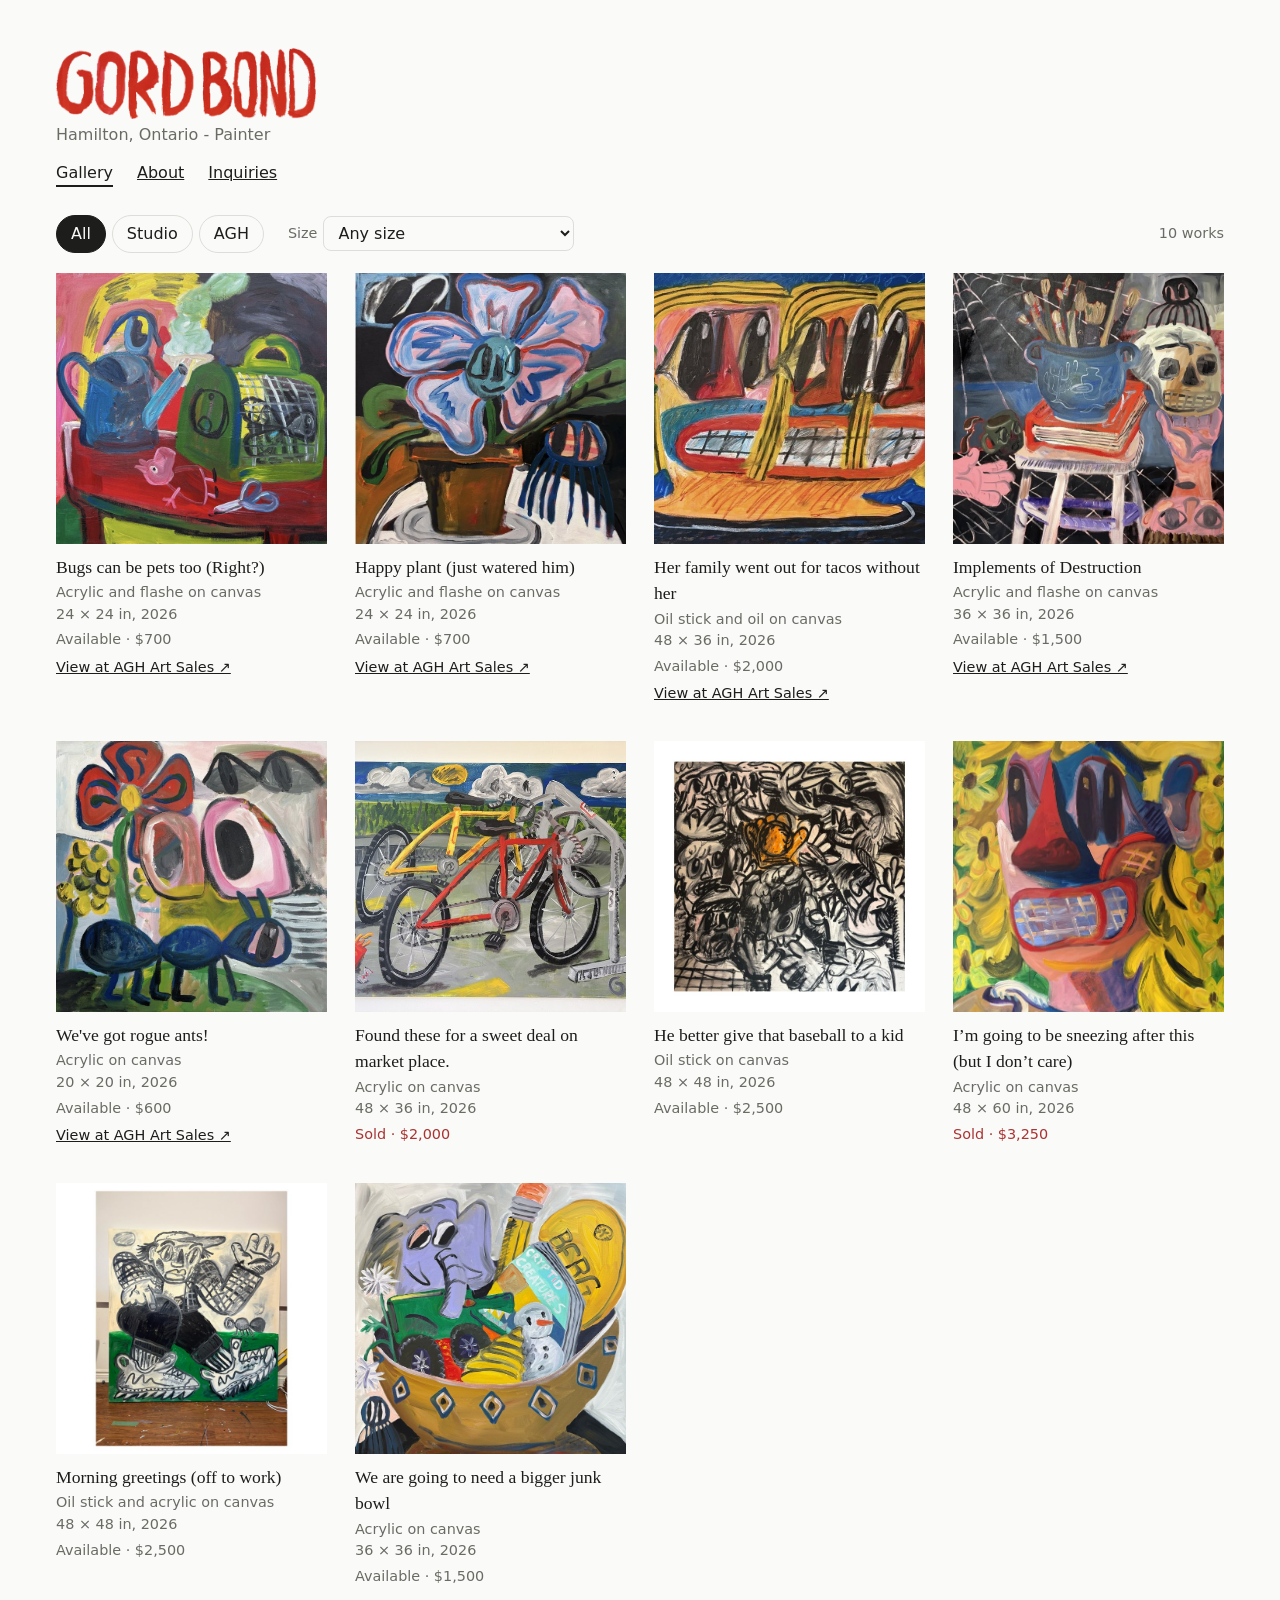
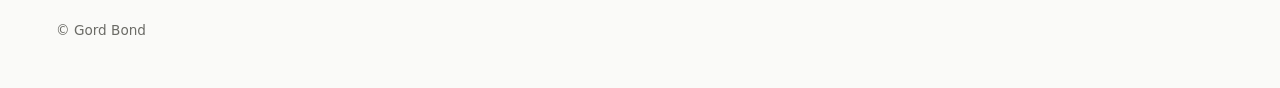
<file: index.html>
<!doctype html>
<html lang="en">
<head>
  <meta charset="utf-8">
  <meta name="viewport" content="width=device-width, initial-scale=1">
  <meta name="color-scheme" content="light">
  <title>Gord Bond — Hamilton, Ontario - Painter</title>
  
  
  <meta name="description" content="Hamilton, Ontario - Painter by Gord Bond.">
  <meta property="og:title" content="Gord Bond — Hamilton, Ontario - Painter">
  
  <meta property="og:image" content="thumb/agh-peppa.jpg">

  <link rel="stylesheet" href="assets/style.css">
</head>
<body>
  <header class="site-header">
    
    <h1><img class="logo" src="assets/logo.png" alt="Gord Bond" width="598" height="163" style="width: min(260px, 70vw)"></h1>
    <p class="tagline">Hamilton, Ontario - Painter</p>
    
    <nav class="site-nav" aria-label="Site">
      
      <a href="index.html" aria-current="page">Gallery</a>
      <a href="about.html">About</a>
      
      <a data-e="Z29yZGJvbmRhcnRpc3RAZ21haWwuY29t" hidden>Inquiries</a><noscript>Inquiries: gordbondartist [at] gmail [dot] com</noscript>
    </nav>
    
  </header>


  <form class="filters" onsubmit="return false" aria-label="Filter works">
    
    <div class="filter-group" data-filter-location role="group" aria-label="Location">
      <button type="button" data-value="all" aria-pressed="true">All</button>
      
      <button type="button" data-value="studio" aria-pressed="false">Studio</button>
      
      <button type="button" data-value="agh" aria-pressed="false">AGH</button>
      
    </div>
    
    <label class="filter-group">
      <span>Size</span>
      <select id="size-filter">
        <option value="all">Any size</option>
        
        <option value="b0" data-max="24">Small (up to 24 in)</option>
        
        <option value="b1" data-min="24" data-max="40">Medium (over 24 to 40 in)</option>
        
        <option value="b2" data-min="40">Large (over 40 in)</option>
        
      </select>
    </label>
    <p id="count" class="count" aria-live="polite"></p>
  </form>

  <main>
    <div class="grid">
      
      
      <article class="work" data-location="agh" data-size="24.0" data-alt="Bugs can be pets too (Right?), Acrylic and flashe on canvas">
        <a href="img/agh-peppa.jpg">
          <img src="thumb/agh-peppa.jpg" width="700" height="699" loading="lazy" alt="Bugs can be pets too (Right?), Acrylic and flashe on canvas">
        </a>
        <div class="caption">
          <h2>Bugs can be pets too (Right?)</h2>
          <p>Acrylic and flashe on canvas<br>24 × 24 in, 2026</p>
          
          <p class="status">Available · $700</p>
          
          
          <p class="buy"><a href="https://aghartsales.com/collections/gord-bond" target="_blank" rel="noopener">View at AGH Art Sales ↗</a></p>
          
        </div>
      </article>
      
      
      <article class="work" data-location="agh" data-size="24.0" data-alt="Happy plant (just watered him), Acrylic and flashe on canvas">
        <a href="img/agh-flower.jpg">
          <img src="thumb/agh-flower.jpg" width="689" height="700" loading="lazy" alt="Happy plant (just watered him), Acrylic and flashe on canvas">
        </a>
        <div class="caption">
          <h2>Happy plant (just watered him)</h2>
          <p>Acrylic and flashe on canvas<br>24 × 24 in, 2026</p>
          
          <p class="status">Available · $700</p>
          
          
          <p class="buy"><a href="https://aghartsales.com/collections/gord-bond" target="_blank" rel="noopener">View at AGH Art Sales ↗</a></p>
          
        </div>
      </article>
      
      
      <article class="work" data-location="agh" data-size="48.0" data-alt="Her family went out for tacos without her, Oil stick and oil on canvas">
        <a href="img/agh-3-faces.jpg">
          <img src="thumb/agh-3-faces.jpg" width="700" height="521" loading="lazy" alt="Her family went out for tacos without her, Oil stick and oil on canvas">
        </a>
        <div class="caption">
          <h2>Her family went out for tacos without her</h2>
          <p>Oil stick and oil on canvas<br>48 × 36 in, 2026</p>
          
          <p class="status">Available · $2,000</p>
          
          
          <p class="buy"><a href="https://aghartsales.com/collections/gord-bond" target="_blank" rel="noopener">View at AGH Art Sales ↗</a></p>
          
        </div>
      </article>
      
      
      <article class="work" data-location="agh" data-size="36.0" data-alt="Implements of Destruction, Acrylic and flashe on canvas">
        <a href="img/agh-web.jpg">
          <img src="thumb/agh-web.jpg" width="699" height="700" loading="lazy" alt="Implements of Destruction, Acrylic and flashe on canvas">
        </a>
        <div class="caption">
          <h2>Implements of Destruction</h2>
          <p>Acrylic and flashe on canvas<br>36 × 36 in, 2026</p>
          
          <p class="status">Available · $1,500</p>
          
          
          <p class="buy"><a href="https://aghartsales.com/collections/gord-bond" target="_blank" rel="noopener">View at AGH Art Sales ↗</a></p>
          
        </div>
      </article>
      
      
      <article class="work" data-location="agh" data-size="20.0" data-alt="We&#39;ve got rogue ants!, Acrylic on canvas">
        <a href="img/agh-ant-flower-eyes.jpg">
          <img src="thumb/agh-ant-flower-eyes.jpg" width="700" height="700" loading="lazy" alt="We&#39;ve got rogue ants!, Acrylic on canvas">
        </a>
        <div class="caption">
          <h2>We&#39;ve got rogue ants!</h2>
          <p>Acrylic on canvas<br>20 × 20 in, 2026</p>
          
          <p class="status">Available · $600</p>
          
          
          <p class="buy"><a href="https://aghartsales.com/collections/gord-bond" target="_blank" rel="noopener">View at AGH Art Sales ↗</a></p>
          
        </div>
      </article>
      
      
      <article class="work" data-location="studio" data-size="48.0" data-alt="Found these for a sweet deal on market place., Acrylic on canvas">
        <a href="img/studio-bikes.jpg">
          <img src="thumb/studio-bikes.jpg" width="700" height="525" loading="lazy" alt="Found these for a sweet deal on market place., Acrylic on canvas">
        </a>
        <div class="caption">
          <h2>Found these for a sweet deal on market place.</h2>
          <p>Acrylic on canvas<br>48 × 36 in, 2026</p>
          
          <p class="status sold">Sold · $2,000</p>
          
          
        </div>
      </article>
      
      
      <article class="work" data-location="studio" data-size="48.0" data-alt="He better give that baseball to a kid, Oil stick on canvas">
        <a href="img/studio-baseball.jpg">
          <img src="thumb/studio-baseball.jpg" width="700" height="700" loading="lazy" alt="He better give that baseball to a kid, Oil stick on canvas">
        </a>
        <div class="caption">
          <h2>He better give that baseball to a kid</h2>
          <p>Oil stick on canvas<br>48 × 48 in, 2026</p>
          
          <p class="status">Available · $2,500</p>
          
          
        </div>
      </article>
      
      
      <article class="work" data-location="studio" data-size="60.0" data-alt="I’m going to be sneezing after this (but I don’t care), Acrylic on canvas">
        <a href="img/studio-girl-flowers.jpg">
          <img src="thumb/studio-girl-flowers.jpg" width="553" height="700" loading="lazy" alt="I’m going to be sneezing after this (but I don’t care), Acrylic on canvas">
        </a>
        <div class="caption">
          <h2>I’m going to be sneezing after this (but I don’t care)</h2>
          <p>Acrylic on canvas<br>48 × 60 in, 2026</p>
          
          <p class="status sold">Sold · $3,250</p>
          
          
        </div>
      </article>
      
      
      <article class="work" data-location="studio" data-size="48.0" data-alt="Morning greetings (off to work), Oil stick and acrylic on canvas">
        <a href="img/studio-guy-walking.jpg">
          <img src="thumb/studio-guy-walking.jpg" width="700" height="700" loading="lazy" alt="Morning greetings (off to work), Oil stick and acrylic on canvas">
        </a>
        <div class="caption">
          <h2>Morning greetings (off to work)</h2>
          <p>Oil stick and acrylic on canvas<br>48 × 48 in, 2026</p>
          
          <p class="status">Available · $2,500</p>
          
          
        </div>
      </article>
      
      
      <article class="work" data-location="studio" data-size="36.0" data-alt="We are going to need a bigger junk bowl, Acrylic on canvas">
        <a href="img/studio-junk-bowl.jpg">
          <img src="thumb/studio-junk-bowl.jpg" width="700" height="697" loading="lazy" alt="We are going to need a bigger junk bowl, Acrylic on canvas">
        </a>
        <div class="caption">
          <h2>We are going to need a bigger junk bowl</h2>
          <p>Acrylic on canvas<br>36 × 36 in, 2026</p>
          
          <p class="status">Available · $1,500</p>
          
          
        </div>
      </article>
      
    </div>
    <p id="empty" class="empty" hidden>No works match these filters.</p>
  </main>

  <dialog id="lightbox" aria-label="Enlarged painting">
    <figure>
      <img alt="">
      <figcaption></figcaption>
    </figure>
    <button type="button" class="lb-btn lb-prev" aria-label="Previous">‹</button>
    <button type="button" class="lb-btn lb-next" aria-label="Next">›</button>
    <button type="button" class="lb-btn lb-close" aria-label="Close">×</button>
  </dialog>


  <footer class="site-footer">© Gord Bond</footer>
  <script src="assets/app.js"></script>
</body>
</html>
</file>
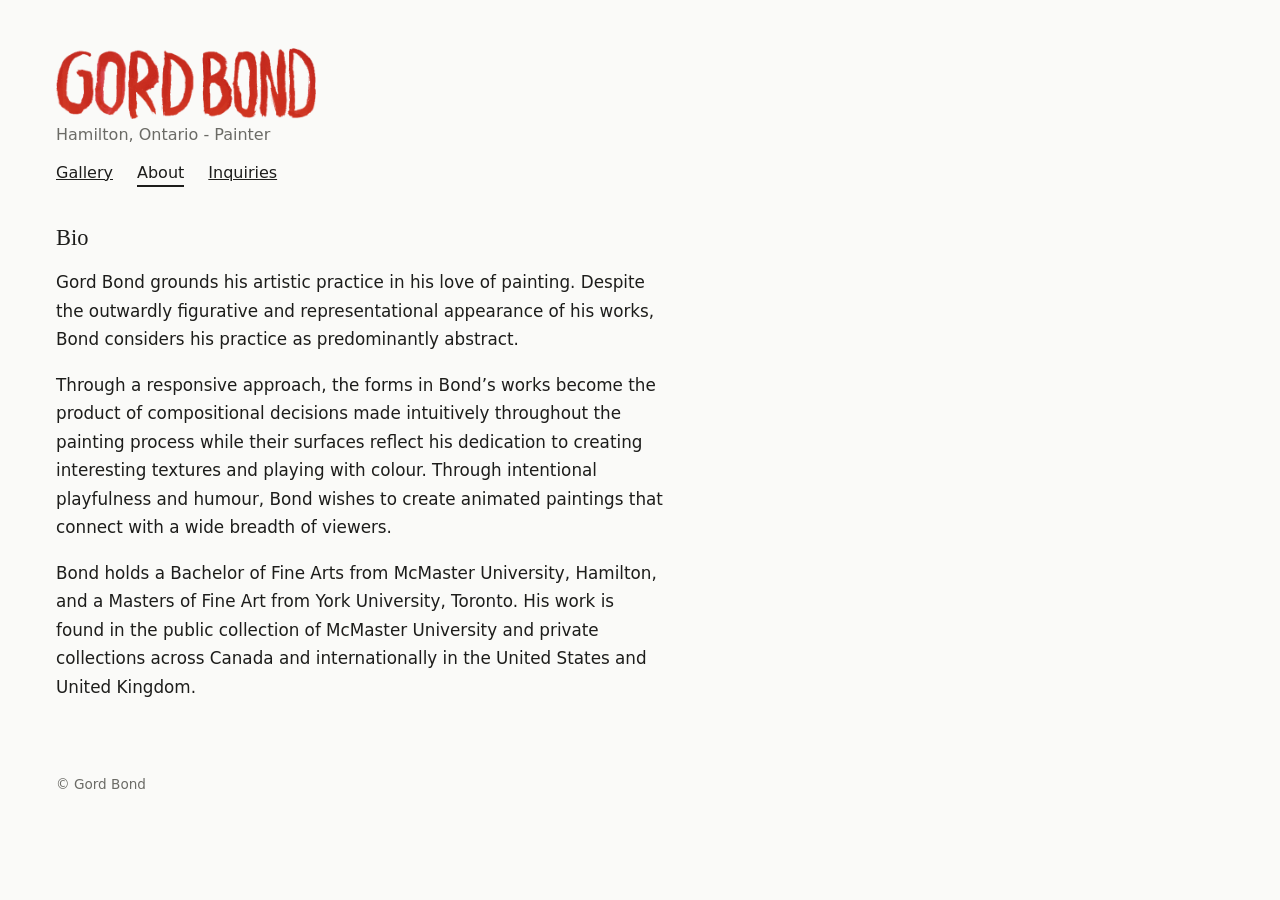
<file: about.html>
<!doctype html>
<html lang="en">
<head>
  <meta charset="utf-8">
  <meta name="viewport" content="width=device-width, initial-scale=1">
  <meta name="color-scheme" content="light">
  <title>About — Gord Bond</title>
  
  <meta name="description" content="About Gord Bond.">
  <meta property="og:title" content="About — Gord Bond">
  

  <link rel="stylesheet" href="assets/style.css">
</head>
<body>
  <header class="site-header">
    
    <h1><a href="index.html"><img class="logo" src="assets/logo.png" alt="Gord Bond" width="598" height="163" style="width: min(260px, 70vw)"></a></h1>
    <p class="tagline">Hamilton, Ontario - Painter</p>
    
    <nav class="site-nav" aria-label="Site">
      
      <a href="index.html">Gallery</a>
      <a href="about.html" aria-current="page">About</a>
      
      <a data-e="Z29yZGJvbmRhcnRpc3RAZ21haWwuY29t" hidden>Inquiries</a><noscript>Inquiries: gordbondartist [at] gmail [dot] com</noscript>
    </nav>
    
  </header>


  <main class="about">
    
    <div class="prose"><h2>Bio</h2>
<p>Gord Bond grounds his artistic practice in his love of painting. Despite the outwardly figurative and representational appearance of his works, Bond considers his practice as predominantly abstract.</p>
<p>Through a responsive approach, the forms in Bond’s works become the product of compositional decisions made intuitively throughout the painting process while their surfaces reflect his dedication to creating interesting textures and playing with colour. Through intentional playfulness and humour, Bond wishes to create animated paintings that connect with a wide breadth of viewers.</p>
<p>Bond holds a Bachelor of Fine Arts from McMaster University, Hamilton, and a Masters of Fine Art from York University, Toronto. His work is found in the public collection of McMaster University and private collections across Canada and internationally in the United States and United Kingdom.</p></div>
  </main>


  <footer class="site-footer">© Gord Bond</footer>
  <script src="assets/app.js"></script>
</body>
</html>
</file>
<file: assets/style.css>
:root {
  --bg: #fafaf8;
  --fg: #1d1d1b;
  --muted: #6b6b66;
  --line: #deded8;
  --accent: #1d1d1b;
  color-scheme: light; /* always light, even when the visitor's device is in dark mode */
  font-family: system-ui, -apple-system, "Segoe UI", Roboto, sans-serif;
}
* { box-sizing: border-box; }
body { margin: 0; background: var(--bg); color: var(--fg); line-height: 1.5; }
a { color: inherit; }
.site-header, .filters, main, .site-footer { max-width: 1200px; margin: 0 auto; padding: 0 16px; }
.site-header { padding-top: 48px; padding-bottom: 8px; }
h1 { font-family: Georgia, "Times New Roman", serif; font-weight: 400; font-size: 2.2rem; margin: 0; letter-spacing: .01em; }
.logo { display: block; height: auto; }
.site-header h1 a { text-decoration: none; }
.site-nav { display: flex; flex-wrap: wrap; gap: 4px 24px; margin-top: 14px; }
.site-nav a[aria-current="page"] { text-decoration: none; border-bottom: 2px solid var(--accent); }
.tagline { margin: 4px 0 0; color: var(--muted); }

.about { padding-top: 24px; padding-bottom: 24px; }
.about-photo { display: block; width: 100%; max-width: 360px; height: auto; margin: 0 0 28px; }
.prose { max-width: 38rem; font-size: 1.05rem; line-height: 1.7; }
.prose h2 { font-family: Georgia, "Times New Roman", serif; font-weight: 400; font-size: 1.4rem; margin: 2em 0 .5em; }
.prose h2:first-child { margin-top: 0; }
.prose p { margin: 0 0 1em; }

.filters { display: flex; flex-wrap: wrap; gap: 12px 24px; align-items: center; padding-top: 20px; padding-bottom: 20px; }
.filter-group { display: flex; gap: 6px; align-items: center; }
.filter-group span { color: var(--muted); font-size: .9rem; }
button, select { font: inherit; color: inherit; }
.filter-group button, select {
  background: transparent; border: 1px solid var(--line); border-radius: 999px; padding: 6px 14px; cursor: pointer;
}
select { border-radius: 8px; padding: 6px 10px; background: var(--bg); }
.filter-group button[aria-pressed="true"] { background: var(--accent); color: var(--bg); border-color: var(--accent); }
button:focus-visible, select:focus-visible, a:focus-visible { outline: 2px solid var(--accent); outline-offset: 2px; }
.count { margin: 0 0 0 auto; color: var(--muted); font-size: .9rem; }

.grid { display: grid; grid-template-columns: repeat(auto-fill, minmax(260px, 1fr)); gap: 36px 28px; align-items: start; }
.work { margin: 0; }
.work[hidden] { display: none; }
/* Square, center-cropped thumbnails; the lightbox shows the whole painting. */
.work img { display: block; width: 100%; height: auto; aspect-ratio: 1; object-fit: cover; background: var(--line); }
.caption h2 { font-family: Georgia, serif; font-weight: 400; font-size: 1.1rem; margin: 10px 0 2px; }
.caption p { margin: 0; color: var(--muted); font-size: .9rem; }
.caption .status { margin-top: 4px; }
.caption .buy { margin-top: 6px; }
.caption .buy a { color: var(--fg); }
.caption .sold { color: #a33; }
.caption .hold { color: #a66a00; }
.empty { text-align: center; color: var(--muted); padding: 64px 0; }
.site-footer { padding-top: 32px; padding-bottom: 48px; color: var(--muted); font-size: .85rem; }

dialog { border: 0; padding: 0; background: transparent; max-width: 100vw; max-height: 100vh; width: 100vw; height: 100vh; color: #f2f2ee; }
dialog::backdrop { background: rgba(10, 10, 9, .92); }
dialog figure { margin: 0; height: 100%; display: flex; flex-direction: column; align-items: center; justify-content: center; padding: 48px 64px 16px; }
dialog img { max-width: 100%; max-height: calc(100vh - 140px); object-fit: contain; }
dialog figcaption { text-align: center; padding-top: 12px; font-size: .9rem; }
dialog figcaption h2 { font-family: Georgia, serif; font-weight: 400; font-size: 1.1rem; margin: 0; }
dialog figcaption p { margin: 0; color: #b4b4ae; }
.lb-btn { position: absolute; background: none; border: 0; color: inherit; font-size: 2.4rem; line-height: 1; cursor: pointer; padding: 12px 16px; }
.lb-prev { left: 0; top: 50%; transform: translateY(-50%); }
.lb-next { right: 0; top: 50%; transform: translateY(-50%); }
.lb-close { right: 0; top: 0; }
@media (max-width: 600px) {
  dialog figure { padding: 48px 8px 16px; }
  .lb-prev, .lb-next { top: auto; bottom: 8px; transform: none; }
}
</file>
